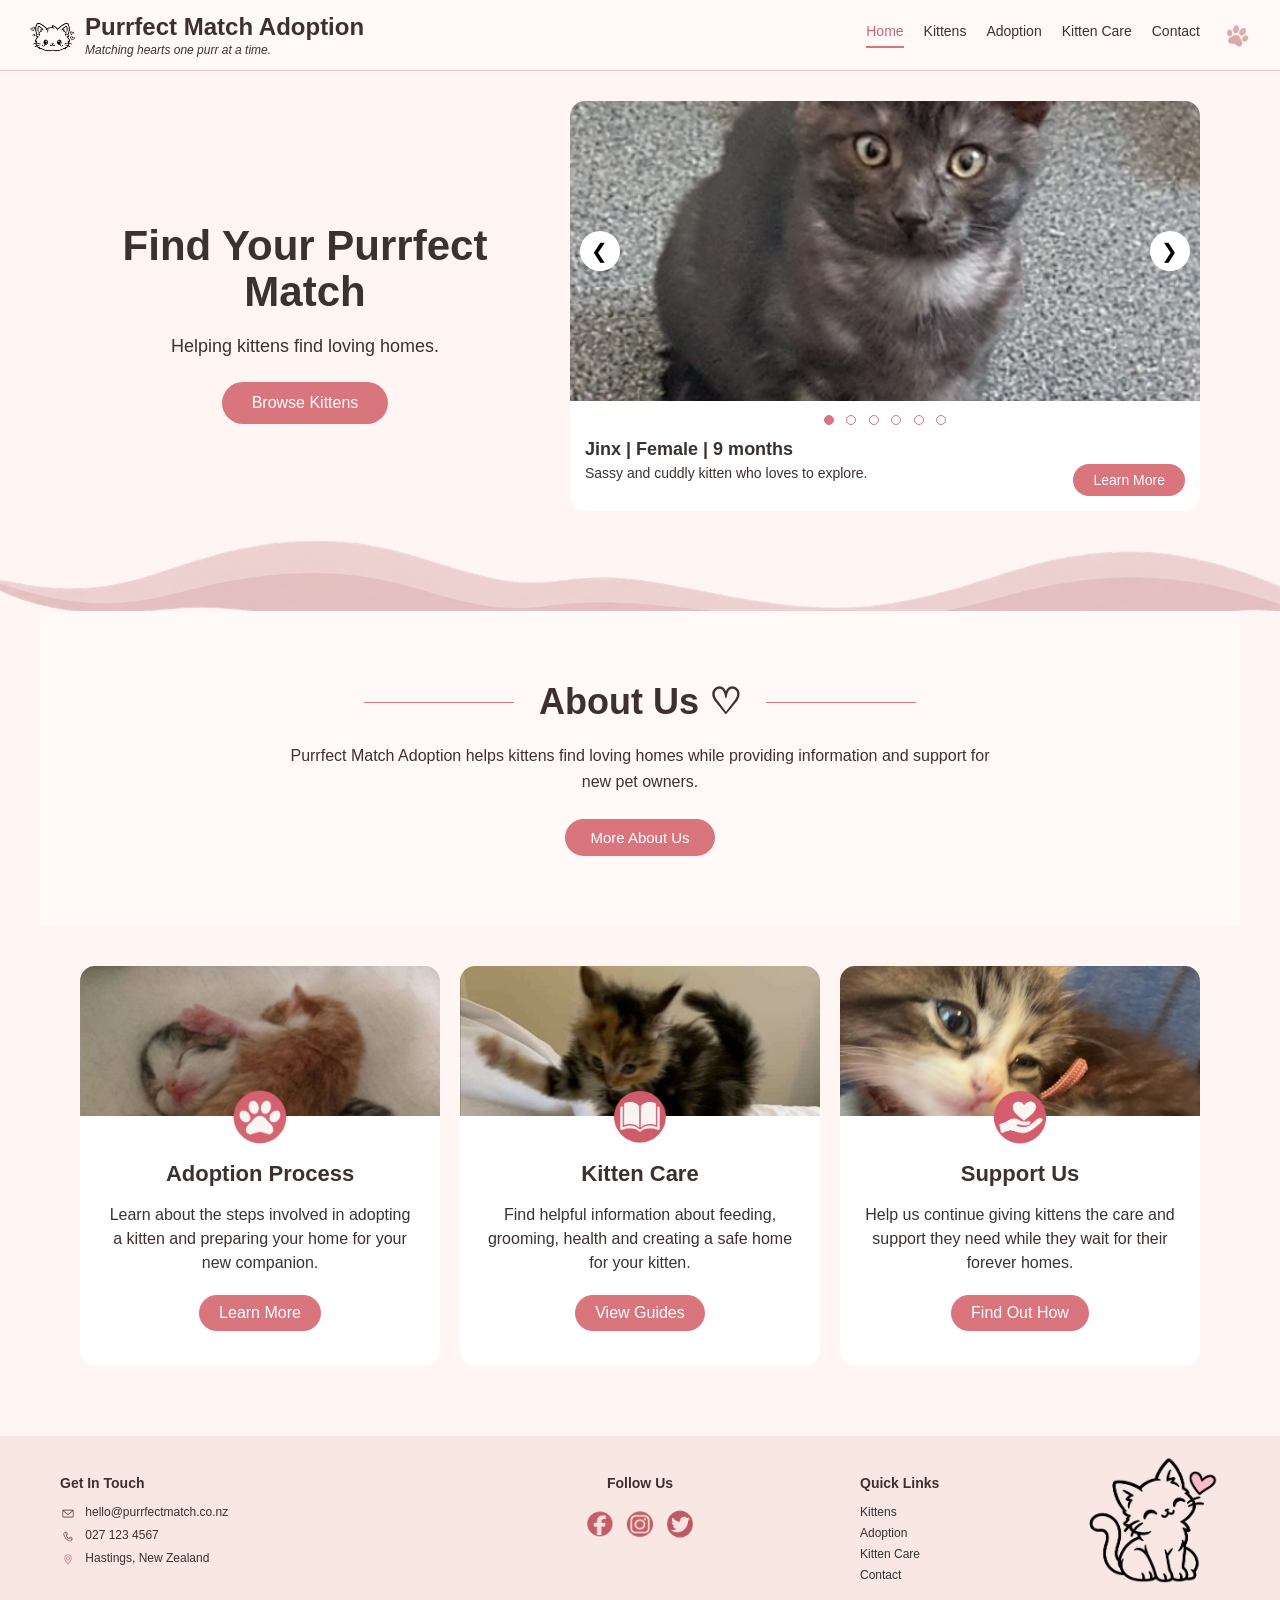
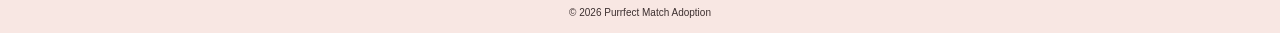
<file: index.html>
<!DOCTYPE html>
<html lang="en">
<head>
    <meta charset="UTF-8">
    <meta name="viewport" content="width=device-width, initial-scale=1.0">
    <title>Purrfect Match Adoption</title>
    <link rel="stylesheet" href="css/style.css">
</head>
<body>
   
<!-- Header & Nav -->    
<div class="topBar">

    <header>
        <img src="media/cat logo.png" alt="Logo">

        <div>
        <h1>Purrfect Match Adoption</h1>
        <p>Matching hearts one purr at a time.</p>
        </div>
    </header>

    <nav>
        <a href="index.html" class="active">Home</a>
        <a href="kittens.html">Kittens</a>
        <a href="adoption.html">Adoption</a>
        <a href="kittenCare.html">Kitten Care</a>
        <a href="contact.html">Contact</a>

         <img class="navPaw" src="media/paw sticker.jpg" alt="Paw">
    </nav>

</div>



<!-- Intro -->
<main>
<div class="homeIntro">




<!-- Intro Text -->
    <section class="homeIntroText">
        <h2>Find Your Purrfect Match</h2>
        <p>Helping kittens find loving homes.</p>
        <a href="kittens.html">Browse Kittens</a>
    </section>

    <!-- Featured Kitten / Img carousel -->
    <section class="kittenCard">

        <!-- Prev button -->
        <div class="carousel">
            <button class="prev">&#10094;</button>

            <!-- Kitten Image -->
            <img id="carouselImage" src="media/jinx.jpg" alt="Jinx">

            <!-- Next button -->
            <button class="next">&#10095;</button>
        </div>

        <!-- dots -->
         <div class="carouselDots">
            <span class="dot active"></span>
            <span class="dot"></span>
            <span class="dot"></span>
            <span class="dot"></span>
            <span class="dot"></span>
            <span class="dot"></span>
         </div>

        <h3>Jinx | Female | 9 months</h3>
        <p>Sassy and cuddly kitten who loves to explore.</p>
        <a href="adoption.html" class="learnMore">Learn More</a>

    </section>

</div>

<!-- wavy divider -->
 <img class="waveDivider" src="media/wavy.jpg" alt="wavy">

    <!-- About us section -->
    <section class="aboutUs">

    <h2>About Us ♡</h2>

    <p>
        Purrfect Match Adoption helps kittens find loving homes
        while providing information and support for new pet owners.
    </p>

    <a href="contact.html">More About Us</a>

</section>

<!-- Info cards section -->
<div class="infoCards">

    <!-- info cards sections -->
    <section class="infoCard">

        <img class="cardCat" src="media/me__ow.jpg" alt="me+ow">

        <img src="media/paw.jpg" alt="Paw print icon">


      
        <!-- adoption process card -->
        <h3>Adoption Process</h3>
        <p>
            Learn about the steps involved in adopting a kitten
            and preparing your home for your new companion.
        </p>
        <a href="adoption.html">Learn More</a>
    </section>


    <!-- Kitten care card -->
    <section class="infoCard">

        <img class="cardCat" src="media/spooky.jpg" alt="spooky">

        <img src="media/book.jpg" alt="Open book icon">

        <h3>Kitten Care</h3>
        <p>
            Find helpful information about feeding, grooming,
            health and creating a safe home for your kitten.
        </p>
        <a href="kittenCare.html">View Guides</a>
    </section>

    <!-- support us card -->
    <section class="infoCard">

        <img class="cardCat" src="media/small.jpg" alt="Small">

        <img src="media/help.jpg" alt="Help Icon">

        <h3>Support Us</h3>
        <p>
            Help us continue giving kittens the care and support
            they need while they wait for their forever homes.
        </p>
        <a href="contact.html">Find Out How</a>
    </section>

</div>

</main>

<!-- footer -->
<footer>

    <div class="footerContent">

        <!-- contact info -->
        <section class="footerSection">
            <h3>Get In Touch</h3>

            <p>
                <img src="media/email.jpg" alt="email">
                hello@purrfectmatch.co.nz</p>

            <p>
                <img src="media/phone.jpg" alt="phone">
                027 123 4567</p>

            <p>
                <img src="media/location.jpg" alt="location">
                Hastings, New Zealand</p>
        </section>

<!-- Social media links -->
<section class="footerSection">
    <h3>Follow Us</h3>

    <div class="socialIcons">
        <div>
            <a href="https://www.facebook.com/" target="_blank">
            <img src="media/fb.jpg" alt="Facebook">
           </a>
        </div>

        <div>
            <a href="https://www.instagram.com/" target="_blank">
            <img src="media/insta.jpg" alt="Instagram">
            </a>
        </div>

        <div>
            <a href="https://twitter.com/" target="_blank">
            <img src="media/twitter.jpg" alt="Twitter">
            </a>
        </div>
    </div>
</section>

            
        </section>

        <!-- quick links -->
        <div class="footerSection quickLinks">
            <h3>Quick Links</h3>
            <p><a href="kittens.html">Kittens</a></p>
            <p><a href="adoption.html">Adoption</a></p>
            <p><a href="kittenCare.html">Kitten Care</a></p>
            <p><a href="contact.html">Contact</a></p>

            <!-- footer cat decor -->
             <img class="footerCat" src="media/catSticker.jpg" alt="Cat Sticker">
        </div>

        <!-- copyright -->
        <div class="copyright">
            <p>&copy; 2026 Purrfect Match Adoption</p>
        </div>

    </div>

</footer>


<!-- javascript -->
<script src="javascript/script.js"></script>
</file>
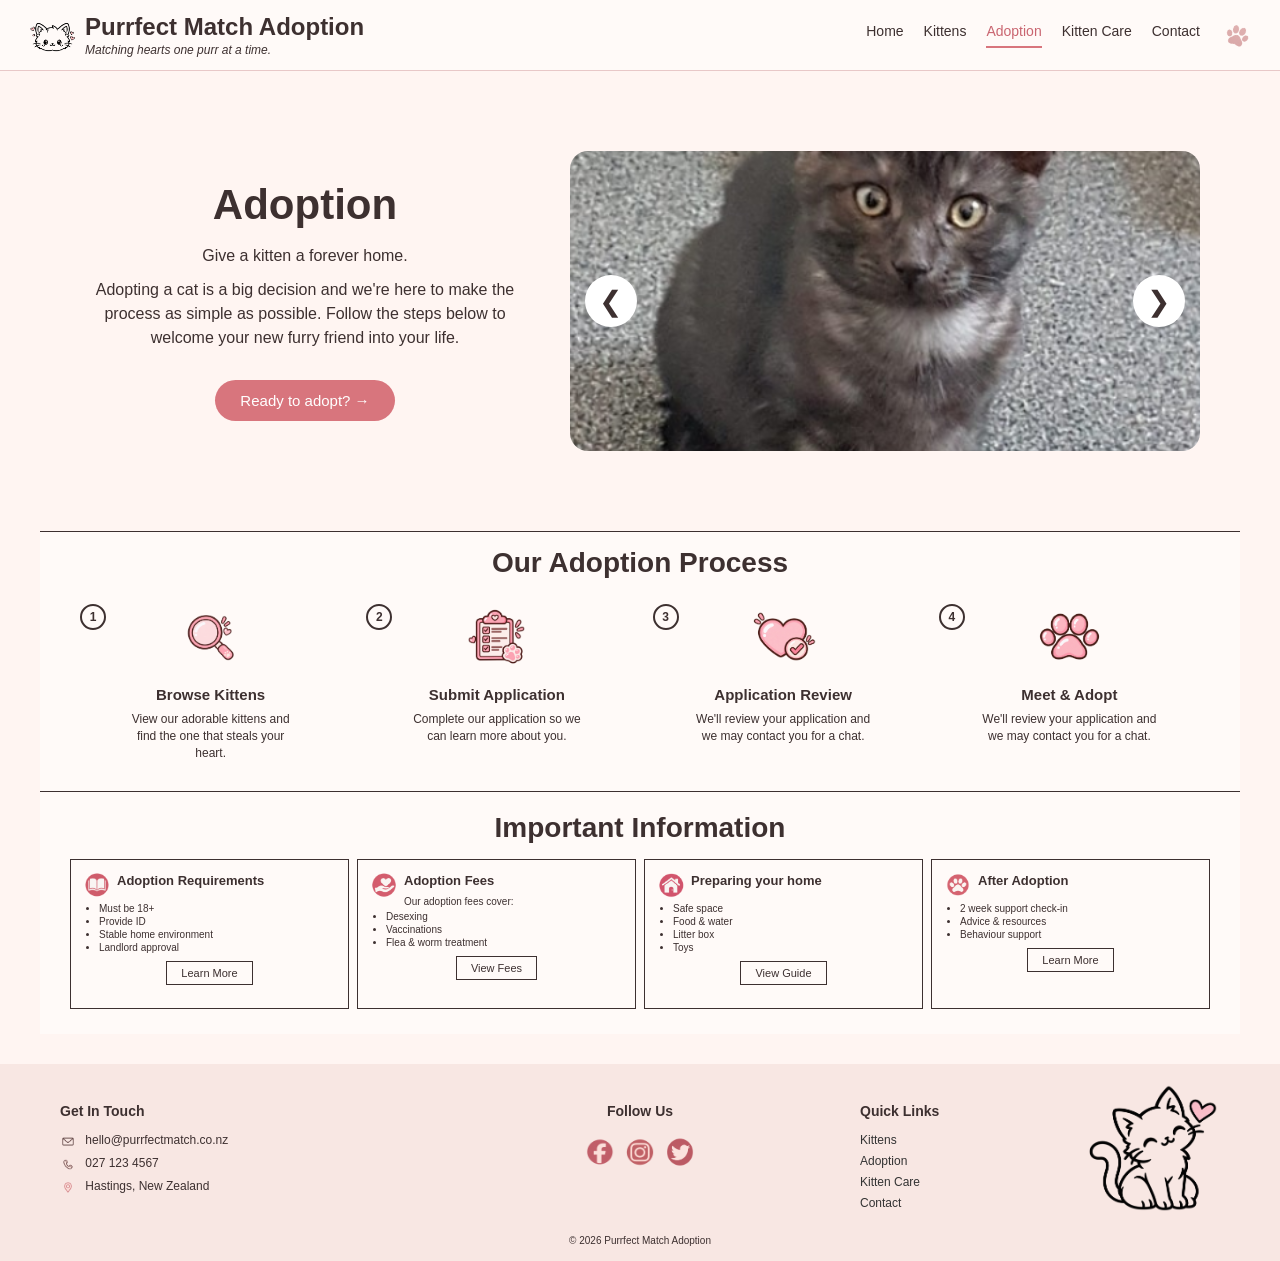
<file: adoption.html>
<!DOCTYPE html>
<html lang="en">
<head>
    <meta charset="UTF-8">
    <meta name="viewport" content="width=device-width, initial-scale=1.0">
    <title>Purrfect Match Adoption</title>
    <link rel="stylesheet" href="css/style.css">
</head>
<body>
   
<!-- Header & Nav -->    
<div class="topBar">

    <header>
        <img src="media/cat logo.png" alt="Logo">

        <div>
        <h1>Purrfect Match Adoption</h1>
        <p>Matching hearts one purr at a time.</p>
        </div>
    </header>

    <nav>
        <a href="index.html">Home</a>
        <a href="kittens.html">Kittens</a>
        <a href="adoption.html"class="active">Adoption</a>
        <a href="kittenCare.html">Kitten Care</a>
        <a href="contact.html">Contact</a>

         <img class="navPaw" src="media/paw sticker.jpg" alt="Paw">
    </nav>

</div>

<main>

<!-- Adoption hero -->
<section class="adoptionHero">

    <div class="adoptionHeroText">
        <h2>Adoption</h2>

        <p>
            Give a kitten a forever home.
        </p>

        <p>
            Adopting a cat is a big decision and we're here to make
            the process as simple as possible. Follow the steps below
            to welcome your new furry friend into your life.
        </p>

        <a href="#adoptionProcess">Ready to adopt? →</a>
    </div>

<!-- Featured Kitten / Image Carousel -->
<section class="adoptionKittenCard">

    <div class="adoptionCarousel">

        <button class="adoptionPrev">&#10094;</button>

        <img id="adoptionCarouselImage" src="media/jinx.jpg" alt="Jinx">

        <button class="adoptionNext">&#10095;</button>

    </div>

</section>

</section>

<!-- Adoption process -->
<section class="adoptionProcess" id="adoptionProcess">

    <h2>Our Adoption Process</h2>

    <div class="processSteps">

        <div class="processStep">
            <span class="stepNumber">1</span>
            <img src="media/search.jpg" alt="Search icon">
            <h3>Browse Kittens</h3>
            <p>
                View our adorable kittens and find the one that steals your heart.
            </p>
        </div>

        <div class="processStep">
            <span class="stepNumber">2</span>
            <img src="media/application.jpg" alt="Application form icon">
            <h3>Submit Application</h3>
            <p>
                Complete our application so we can learn more about you.
            </p>
        </div>

        <div class="processStep">
            <span class="stepNumber">3</span>
            <img src="media/review.jpg" alt="Application review icon">
            <h3>Application Review</h3>
            <p>
                We'll review your application and we may contact you for a chat.
            </p>
        </div>

        <div class="processStep">
            <span class="stepNumber">4</span>
            <img src="media/paw2.jpg" alt="Paw print icon">
            <h3>Meet & Adopt</h3>
            <p>
                We'll review your application and we may contact you for a chat.
            </p>
        </div>

    </div>

</section>

<!-- Important information -->
<section class="importantInfo">

    <h2>Important Information</h2>

    <div class="importantCards">

        <div class="importantCard">
            <img src="media/book.jpg" alt="Adoption requirements icon">
            <h3>Adoption Requirements</h3>
            <ul>
                <li>Must be 18+</li>
                <li>Provide ID</li>
                <li>Stable home environment</li>
                <li>Landlord approval</li>
            </ul>
            <a href="#">Learn More</a>
        </div>

        <div class="importantCard">
            <img src="media/help.jpg" alt="Adoption fees icon">
            <h3>Adoption Fees</h3>
            <p>Our adoption fees cover:</p>
            <ul>
                <li>Desexing</li>
                <li>Vaccinations</li>
                <li>Flea &amp; worm treatment</li>
            </ul>
            <a href="#">View Fees</a>
        </div>

        <div class="importantCard">
            <img src="media/Home.jpg" alt="Preparing your home icon">
            <h3>Preparing your home</h3>
            <ul>
                <li>Safe space</li>
                <li>Food &amp; water</li>
                <li>Litter box</li>
                <li>Toys</li>
            </ul>
            <a href="kittenCare.html">View Guide</a>
        </div>

        <div class="importantCard">
            <img src="media/paw.jpg" alt="After adoption icon">
            <h3>After Adoption</h3>
            <ul>
                <li>2 week support check-in</li>
                <li>Advice &amp; resources</li>
                <li>Behaviour support</li>
            </ul>
            <a href="contact.html">Learn More</a>
        </div>

    </div>

</section>

</main>

<!-- footer -->
<footer>

    <div class="footerContent">

        <!-- contact info -->
        <section class="footerSection">
            <h3>Get In Touch</h3>

            <p>
                <img src="media/email.jpg" alt="email">
                hello@purrfectmatch.co.nz</p>

            <p>
                <img src="media/phone.jpg" alt="phone">
                027 123 4567</p>

            <p>
                <img src="media/location.jpg" alt="location">
                Hastings, New Zealand</p>
        </section>

<!-- Social media links -->
<section class="footerSection">
    <h3>Follow Us</h3>

    <div class="socialIcons">
        <div>
            <a href="https://www.facebook.com/" target="_blank">
            <img src="media/fb.jpg" alt="Facebook">
           </a>
        </div>

        <div>
            <a href="https://www.instagram.com/" target="_blank">
            <img src="media/insta.jpg" alt="Instagram">
            </a>
        </div>

        <div>
            <a href="https://twitter.com/" target="_blank">
            <img src="media/twitter.jpg" alt="Twitter">
            </a>
        </div>
    </div>
</section>

            
        </section>

        <!-- quick links -->
        <div class="footerSection quickLinks">
            <h3>Quick Links</h3>
            <p><a href="kittens.html">Kittens</a></p>
            <p><a href="adoption.html">Adoption</a></p>
            <p><a href="kittenCare.html">Kitten Care</a></p>
            <p><a href="contact.html">Contact</a></p>

            <!-- footer cat decor -->
             <img class="footerCat" src="media/catSticker.jpg" alt="Cat Sticker">
        </div>

        <!-- copyright -->
        <div class="copyright">
            <p>&copy; 2026 Purrfect Match Adoption</p>
        </div>

    </div>

</footer>


<!-- javascript -->
<script src="javascript/script.js"></script>
</file>
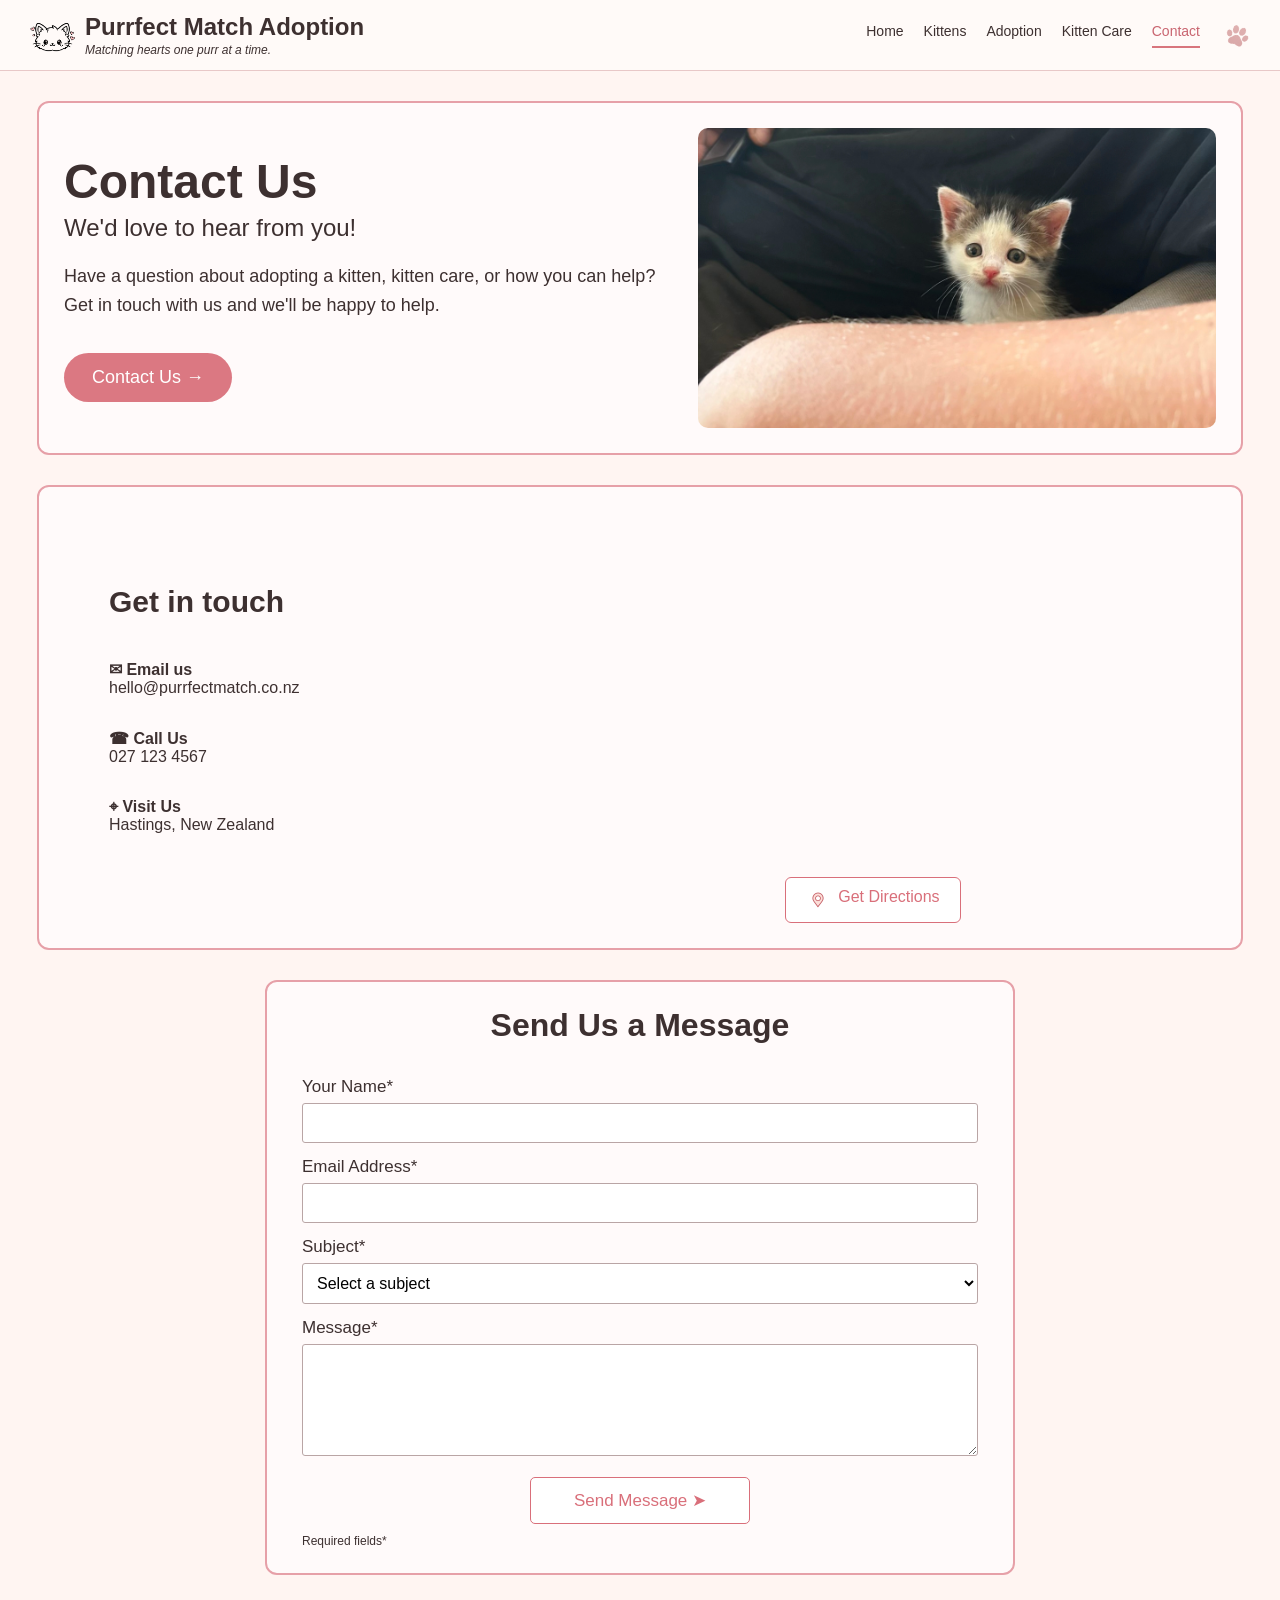
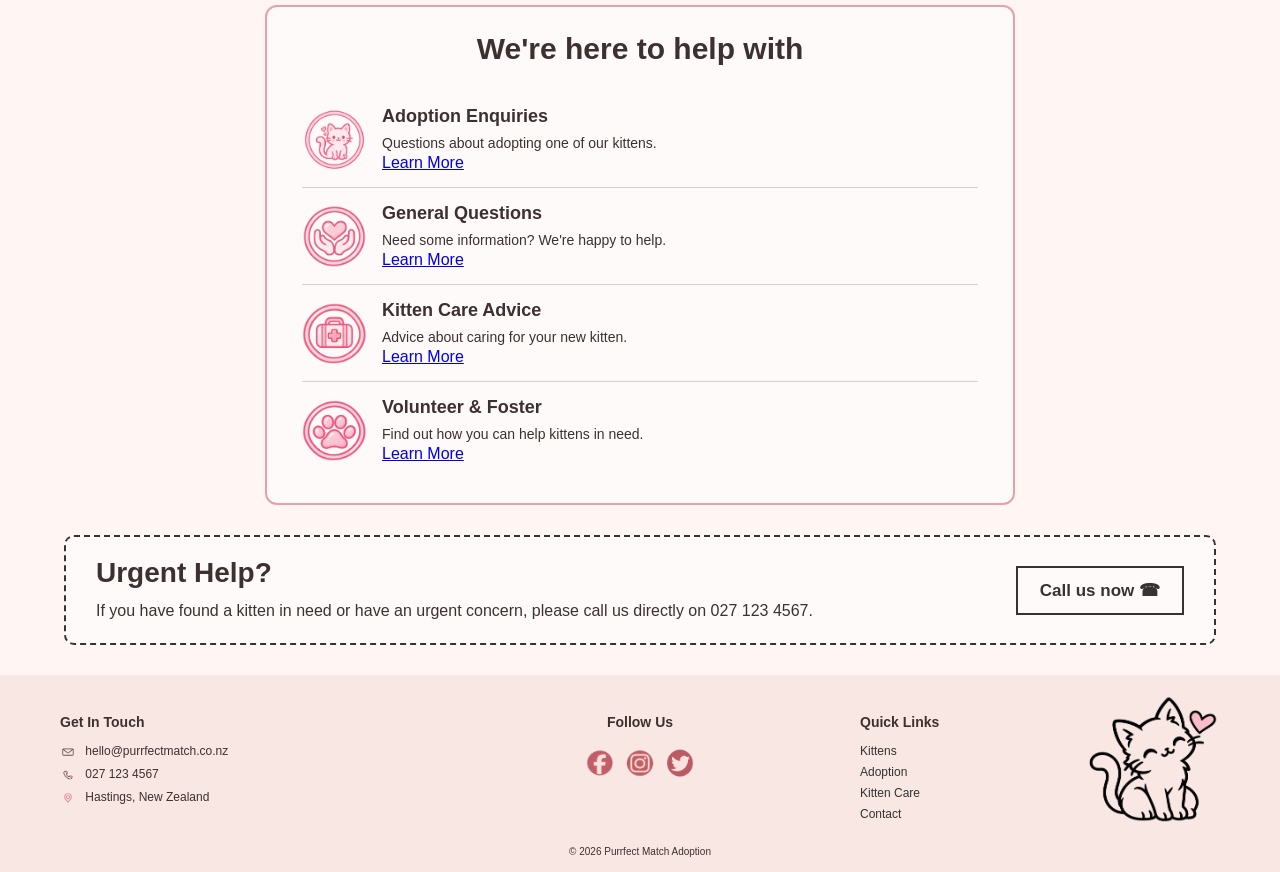
<file: contact.html>
<!DOCTYPE html>
<html lang="en">
<head>
    <meta charset="UTF-8">
    <meta name="viewport" content="width=device-width, initial-scale=1.0">
    <title>Purrfect Match Adoption</title>
    <link rel="stylesheet" href="css/style.css">
</head>
<body>
   
<!-- Header & Nav -->    
<div class="topBar">

    <header>
        <img src="media/cat logo.png" alt="Logo">

        <div>
        <h1>Purrfect Match Adoption</h1>
        <p>Matching hearts one purr at a time.</p>
        </div>
    </header>

    <nav>
        <a href="index.html">Home</a>
        <a href="kittens.html">Kittens</a>
        <a href="adoption.html">Adoption</a>
        <a href="kittenCare.html">Kitten Care</a>
        <a href="contact.html"class="active">Contact</a>

         <img class="navPaw" src="media/paw sticker.jpg" alt="Paw">
    </nav>

</div>

<!-- Contact Intro -->
<section class="contactIntro">

    <div class="contactIntroText">
        <h2>Contact Us</h2>

        <h3>We'd love to hear from you!</h3>

        <p>
            Have a question about adopting a kitten, kitten care,
            or how you can help? Get in touch with us and we'll
            be happy to help.
        </p>

         <a href="#contactDetails" class="contactIntroButton">
    Contact Us →
</a>
    </div>

    <img src="media/french_fry.jpg" alt="Kittens cuddling">

    

</section>



    <!-- Get in touch -->
    <section class="contactDetails" id="contactDetails">

        <div class="getInTouch">

            <h2>Get in touch</h2>

            <p>
                <strong>✉ Email us</strong><br>
                hello@purrfectmatch.co.nz
            </p>

            <p>
                <strong>☎ Call Us</strong><br>
                027 123 4567
            </p>

            <p>
                <strong>⌖ Visit Us</strong><br>
                Hastings, New Zealand
            </p>

        </div>


<!-- Map -->
<div class="contactMap">

    <iframe
        src="https://maps.google.com/maps?q=Hastings%2C%20New%20Zealand&output=embed"
        title="Map of Hastings, New Zealand"
        loading="lazy">
    </iframe>

    <a href="https://www.google.com/maps/search/?api=1&query=Hastings%2C+New+Zealand"
       target="_blank"
       class="directionsButton">
        <img src="media/location.jpg" alt="">
        Get Directions
    </a>

</div>

</section> 


<!-- Message + help -->
<section class="contactBottom">

        <!-- Send us a message -->
        <div class="messageForm">

            <h2>Send Us a Message</h2>

            <form>

                <label for="name">Your Name*</label>
                <input type="text" id="name" required>

                <label for="email">Email Address*</label>
                <input type="email" id="email" required>

                <label for="subject">Subject*</label>
                <select id="subject" required>
                    <option value="">Select a subject</option>
                    <option>Adoption Enquiries</option>
                    <option>General Questions</option>
                    <option>Kitten Care Advice</option>
                    <option>Volunteer & Foster</option>
                </select>

                <label for="message">Message*</label>
                <textarea id="message" rows="5" required></textarea>

                <button type="submit">Send Message ➤</button>

            </form>

            <small>Required fields*</small>

        </div>


        <!-- Help categories -->
        <div class="helpCategories">

            <h2>We're here to help with</h2>

            <div class="helpItem">
                <img src="media/kitten.jpg" alt="kittenAdopt">
                <div>
                    <h3>Adoption Enquiries</h3>
                    <p>Questions about adopting one of our kittens.</p>
                    <a href="adoption.html" class="helpLearnMore">Learn More</a>
                </div>
            </div>

            <div class="helpItem">
                <img src="media/help2.jpg" alt="help2">
                <div>
                    <h3>General Questions</h3>
                    <p>Need some information? We're happy to help.</p>
                    <a href="contact.html" class="helpLearnMore">Learn More</a>
                </div>
            </div>

            <div class="helpItem">
                <img src="media/care.jpg" alt="carelogo">
                <div>
                    <h3>Kitten Care Advice</h3>
                    <p>Advice about caring for your new kitten.</p>
                    <a href="kittenCare.html" class="helpLearnMore">Learn More</a>
                </div>
            </div>

            <div class="helpItem">
                <img src="media/pawlogo.jpg" alt="pawlogo">
                <div>
                    <h3>Volunteer & Foster</h3>
                    <p>Find out how you can help kittens in need.</p>
                    <a href="contact.html" class="helpLearnMore">Learn More</a>
                </div>
            </div>

        </div>

    </section>


    <!-- Urgent help -->
    <section class="urgentHelp">

        <div>
            <h2>Urgent Help?</h2>
            <p>
                If you have found a kitten in need or have an urgent concern,
                please call us directly on 027 123 4567.
            </p>
        </div>

        <a href="tel:0271234567">Call us now ☎</a>

    </section>

</main>












<!-- footer -->
<footer>

    <div class="footerContent">

        <!-- contact info -->
        <section class="footerSection">
            <h3>Get In Touch</h3>

            <p>
                <img src="media/email.jpg" alt="email">
                hello@purrfectmatch.co.nz</p>

            <p>
                <img src="media/phone.jpg" alt="phone">
                027 123 4567</p>

            <p>
                <img src="media/location.jpg" alt="location">
                Hastings, New Zealand</p>
        </section>

<!-- Social media links -->
<section class="footerSection">
    <h3>Follow Us</h3>

    <div class="socialIcons">
        <div>
            <a href="https://www.facebook.com/" target="_blank">
            <img src="media/fb.jpg" alt="Facebook">
           </a>
        </div>

        <div>
            <a href="https://www.instagram.com/" target="_blank">
            <img src="media/insta.jpg" alt="Instagram">
            </a>
        </div>

        <div>
            <a href="https://twitter.com/" target="_blank">
            <img src="media/twitter.jpg" alt="Twitter">
            </a>
        </div>
    </div>
</section>

            
        </section>

        <!-- quick links -->
        <div class="footerSection quickLinks">
            <h3>Quick Links</h3>
            <p><a href="kittens.html">Kittens</a></p>
            <p><a href="adoption.html">Adoption</a></p>
            <p><a href="kittenCare.html">Kitten Care</a></p>
            <p><a href="contact.html">Contact</a></p>

            <!-- footer cat decor -->
             <img class="footerCat" src="media/catSticker.jpg" alt="Cat Sticker">
        </div>

        <!-- copyright -->
        <div class="copyright">
            <p>&copy; 2026 Purrfect Match Adoption</p>
        </div>

    </div>

</footer>


<!-- javascript -->
<script src="javascript/script.js"></script>
</file>
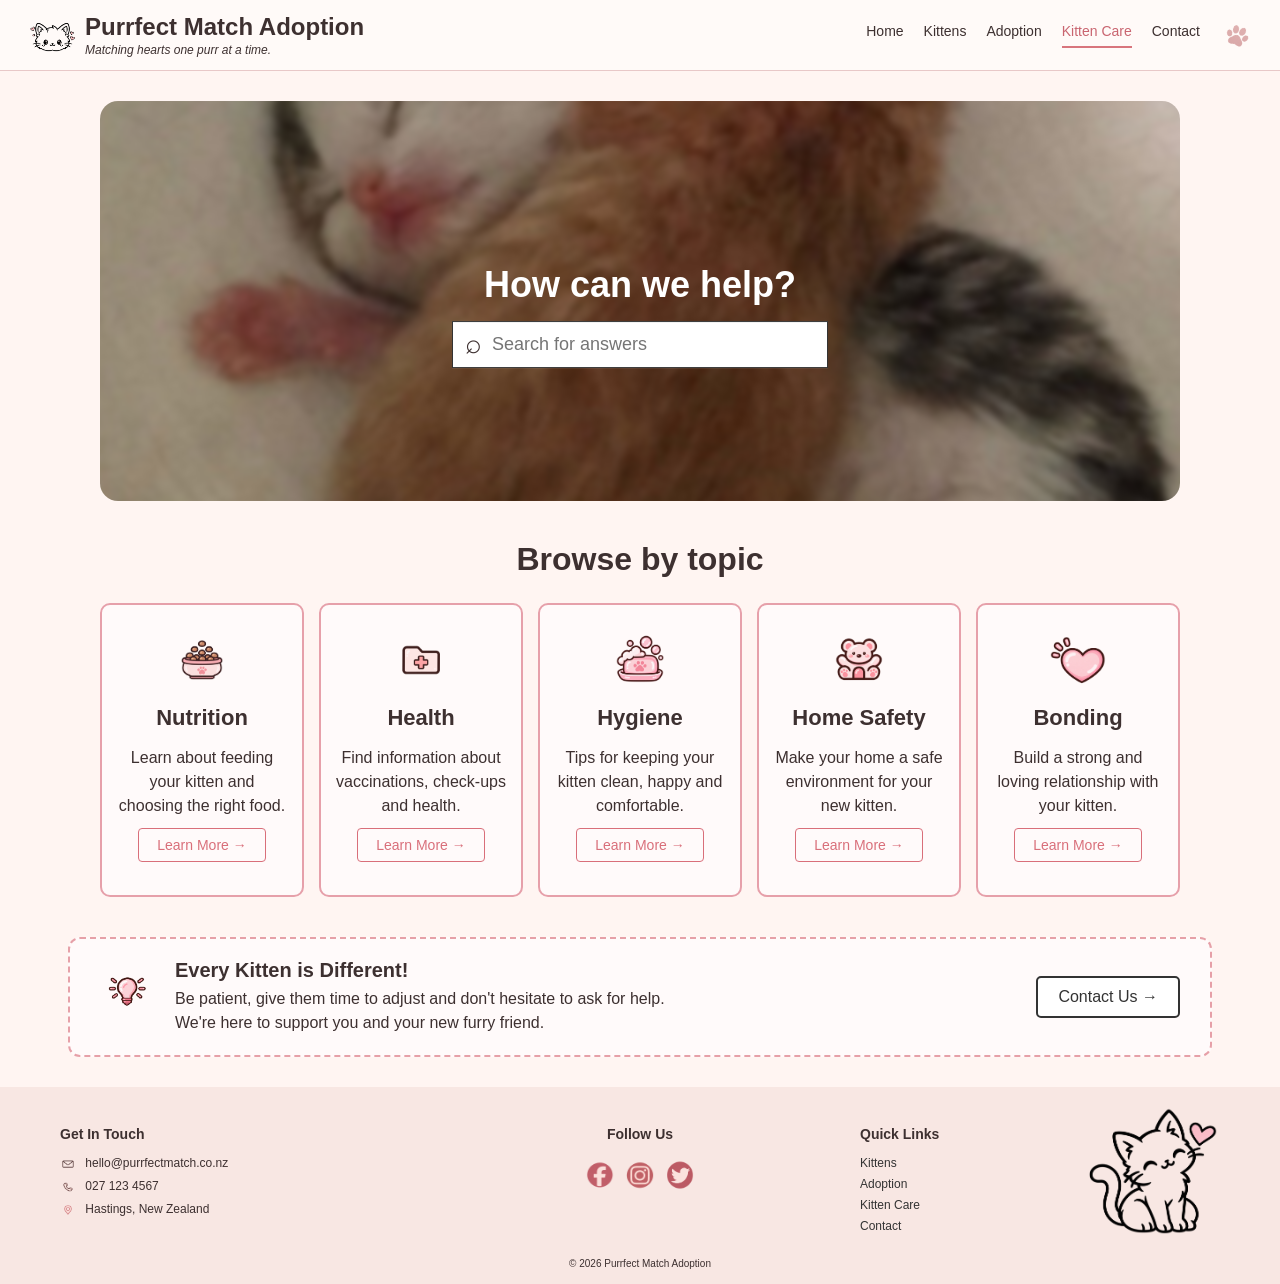
<file: kittenCare.html>
<!DOCTYPE html>
<html lang="en">
<head>
    <meta charset="UTF-8">
    <meta name="viewport" content="width=device-width, initial-scale=1.0">
    <title>Purrfect Match Adoption</title>
    <link rel="stylesheet" href="css/style.css">
</head>
<body>
   
<!-- Header & Nav -->    
<div class="topBar">

    <header>
        <img src="media/cat logo.png" alt="Logo">

        <div>
        <h1>Purrfect Match Adoption</h1>
        <p>Matching hearts one purr at a time.</p>
        </div>
    </header>

    <nav>
        <a href="index.html">Home</a>
        <a href="kittens.html">Kittens</a>
        <a href="adoption.html">Adoption</a>
        <a href="kittenCare.html"class="active">Kitten Care</a>
        <a href="contact.html">Contact</a>

         <img class="navPaw" src="media/paw sticker.jpg" alt="Paw">
    </nav>

</div>

<main>

<!-- Kitten Care Intro -->
<section class="careHero">

    <img src="media/me__ow.jpg" alt="Kittens">

    <div class="careSearch">
        <h2>How can we help?</h2>

        <div class="searchBar">
            <span>⌕</span>
            <input type="text" placeholder="Search for answers">
        </div>
    </div>

</section>


<!-- Care topics sections -->
<section class="careTopics">

    <h2>Browse by topic</h2>

    <div class="topicCards">

        <div class="topicCard">
            <img src="media/food.jpg" alt="Nutrition">
            <h3>Nutrition</h3>
            <p>Learn about feeding your kitten and choosing the right food.</p>
            <a href="#" class="learnMore">Learn More →</a>
        </div>

        <div class="topicCard">
            <img src="media/health.jpg" alt="Health">
            <h3>Health</h3>
            <p>Find information about vaccinations, check-ups and health.</p>
            <a href="#" class="learnMore">Learn More →</a>
        </div>

        <div class="topicCard">
            <img src="media/hygiene.jpg" alt="Hygiene">
            <h3>Hygiene</h3>
            <p>Tips for keeping your kitten clean, happy and comfortable.</p>
            <a href="#" class="learnMore">Learn More →</a>
        </div>

        <div class="topicCard">
            <img src="media/safety.jpg" alt="Home Safety">
            <h3>Home Safety</h3>
            <p>Make your home a safe environment for your new kitten.</p>
            <a href="#" class="learnMore">Learn More →</a>
        </div>

        <div class="topicCard">
            <img src="media/bonding.jpg" alt="Bonding">
            <h3>Bonding</h3>
            <p>Build a strong and loving relationship with your kitten.</p>
            <a href="#" class="learnMore">Learn More →</a>
        </div>

    </div>

</section>

<!-- Support section -->
<section class="careSupport">

    <div class="supportIcon">
        <img src="media/icon.jpg" alt="Light">
    </div>

    <div class="supportText">
        <h3>Every Kitten is Different!</h3>
        <p>
            Be patient, give them time to adjust and don't hesitate to ask for help.
            <br>
            We're here to support you and your new furry friend.
        </p>
    </div>

    <a href="contact.html" class="supportButton">
        Contact Us →
    </a>

</section>

</main>

<!-- footer -->
<footer>

    <div class="footerContent">

        <!-- contact info -->
        <section class="footerSection">
            <h3>Get In Touch</h3>

            <p>
                <img src="media/email.jpg" alt="email">
                hello@purrfectmatch.co.nz</p>

            <p>
                <img src="media/phone.jpg" alt="phone">
                027 123 4567</p>

            <p>
                <img src="media/location.jpg" alt="location">
                Hastings, New Zealand</p>
        </section>

<!-- Social media links -->
<section class="footerSection">
    <h3>Follow Us</h3>

    <div class="socialIcons">
        <div>
            <a href="https://www.facebook.com/" target="_blank">
            <img src="media/fb.jpg" alt="Facebook">
           </a>
        </div>

        <div>
            <a href="https://www.instagram.com/" target="_blank">
            <img src="media/insta.jpg" alt="Instagram">
            </a>
        </div>

        <div>
            <a href="https://twitter.com/" target="_blank">
            <img src="media/twitter.jpg" alt="Twitter">
            </a>
        </div>
    </div>
</section>

            
        </section>

        <!-- quick links -->
        <div class="footerSection quickLinks">
            <h3>Quick Links</h3>
            <p><a href="kittens.html">Kittens</a></p>
            <p><a href="adoption.html">Adoption</a></p>
            <p><a href="kittenCare.html">Kitten Care</a></p>
            <p><a href="contact.html">Contact</a></p>

            <!-- footer cat decor -->
             <img class="footerCat" src="media/catSticker.jpg" alt="Cat Sticker">
        </div>

        <!-- copyright -->
        <div class="copyright">
            <p>&copy; 2026 Purrfect Match Adoption</p>
        </div>

    </div>

</footer>


<!-- javascript -->
<script src="javascript/script.js"></script>
</file>
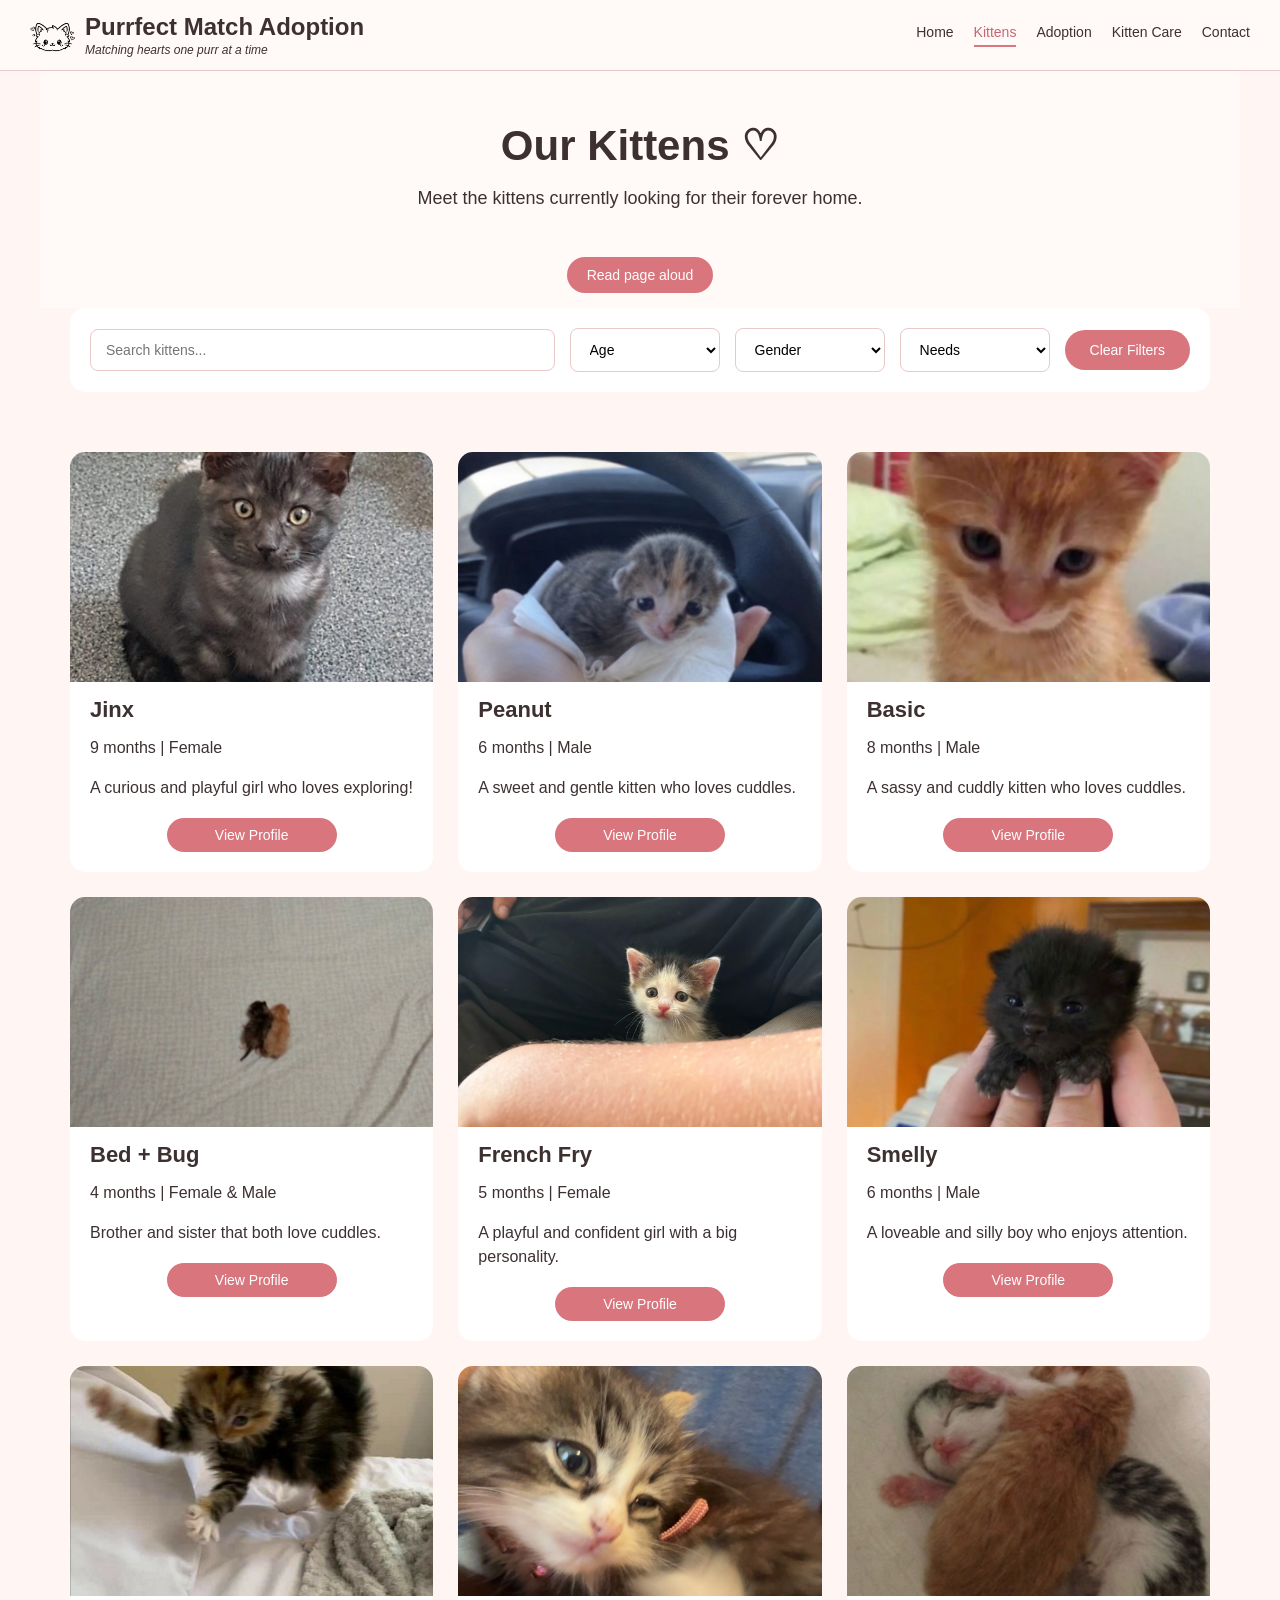
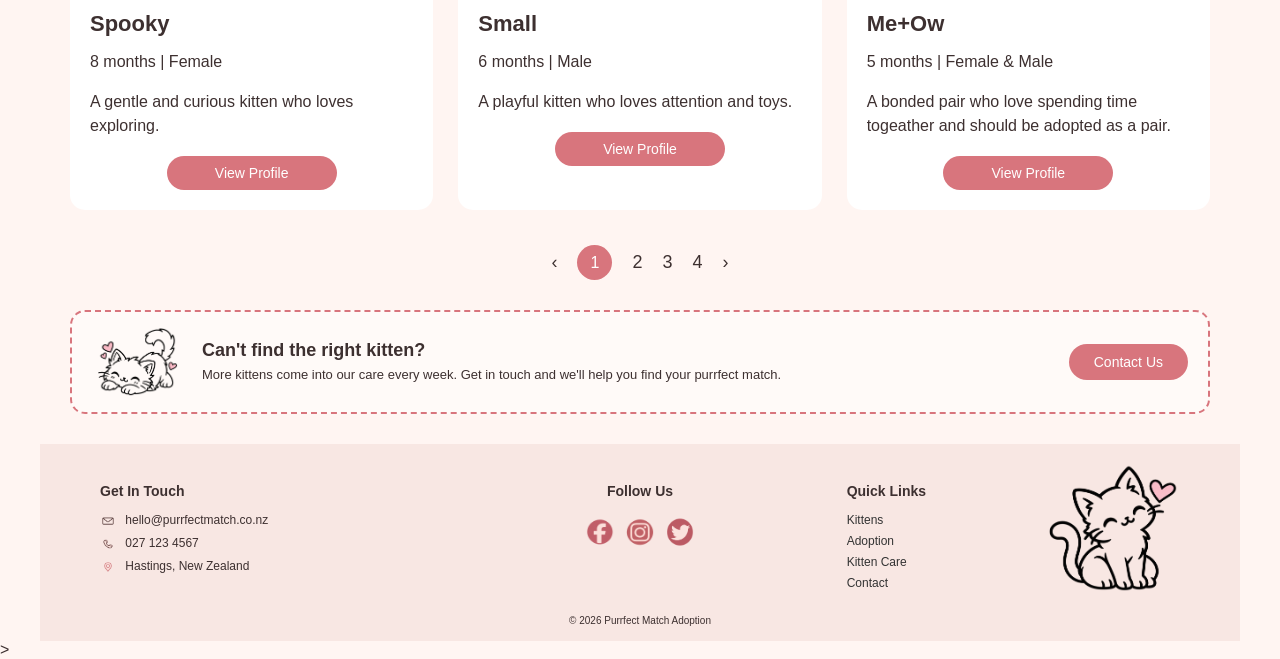
<file: kittens.html>
<!DOCTYPE html>
<html lang="en">
<head>
    <meta charset="UTF-8">
    <meta name="viewport" content="width=device-width, initial-scale=1.0">
    <title>Our Kittens - Purrfect Match Adoption</title>

<link rel="stylesheet" href="css/style.css">



</head>
<body>

<div class="topBar">  
  
    <header>
        <img src="media/cat logo.png" alt="logo">
        <div>
<h1>Purrfect Match Adoption</h1>
<p>Matching hearts one purr at a time</p> 
        </div>
</header>

<nav>
    <a href="index.html">Home</a>
    <a href="kittens.html" class="active">Kittens</a>
        <a href="adoption.html">Adoption</a>
        <a href="kittenCare.html">Kitten Care</a>
        <a href="contact.html">Contact</a>
</nav>


</div>

<main>

    <!-- kittens page heading -->
     <section class="kittenHeading"> 
<h2>Our Kittens ♡</h2>
<p>Meet the kittens currently looking for their forever home.</p>
</section>

<!-- Text to speech -->
 <div class="readAloud">
    <button id="readAloud">Read page aloud</button>
 </div>

<!-- search and filter -->
 <section class="kittenFilters">
    <input type="text" id="kittenSearch" placeholder="Search kittens...">

    <select id="ageFilter">
        <option>Age</option>
        <option>Under 8 months</option>
        <option>8-12 months</option>
        <option>1 year+</option>
    </select>

    <select id="genderFilter">
        <option>Gender</option>
        <option>Female</option>
        <option>Male</option>
    </select>

    <select id="needsFilter">
        <option>Needs</option>
        <option>Special Care</option>
        <option>No special care</option>
    </select>

    <button id="clearFilters">Clear Filters</button>

 </section>



<!--Kittens-->
<div class="kittenList">

<!-- Jinx-->
<section class="kittenCard">

    <div class="kittenImage">
        <img src="media/jinx.jpg" alt="Jinx">
    </div>

    <h3>Jinx</h3>

    <p class="kittenDetails">9 months | Female</p>

    <p>
        A curious and playful girl who loves exploring!
    </p>

    <a href="adoption.html">View Profile</a>

</section>




<!-- Peanut -->
<section class="kittenCard">

    <div class="kittenImage">
        <img src="media/peanut.jpg" alt="Peanut">
    </div>

    <h3>Peanut</h3>

    <p class="kittenDetails">6 months | Male</p>

    <p>
        A sweet and gentle kitten who loves cuddles.
    </p>

    <a href="adoption.html">View Profile</a>

</section>

<!-- Basic -->
<section class="kittenCard">

    <div class="kittenImage">
        <img src="media/basic.jpg" alt="Basic">
    </div>

    <h3>Basic</h3>

    <p class="kittenDetails">8 months | Male</p>

    <p>
        A sassy and cuddly kitten who loves cuddles.
    </p>

<a href="adoption.html">View Profile</a>
</section>

<!-- bed + bug -->
<section class="kittenCard">

    <div class="kittenImage">
        <img src="media/bed__bug_.jpg" alt="Bed+bug">
    </div>

    <h3>Bed + Bug</h3>

    <p class="kittenDetails">4 months | Female & Male</p>

    <p>
        Brother and sister that both love cuddles.
    </p>

<a href="adoption.html">View Profile</a>
</section>

<!-- Frenchfry -->
<section class="kittenCard">

    <div class="kittenImage">
        <img src="media/french_fry.jpg" alt="Frenchfry">
    </div>

    <h3>French Fry</h3>

    <p class="kittenDetails">5 months | Female</p>

    <p>
        A playful and confident girl with a big personality.
    </p>

<a href="adoption.html">View Profile</a>
</section>

<!-- smelly -->
<section class="kittenCard">

    <div class="kittenImage">
        <img src="media/smelly.jpg" alt="Smelly">
    </div>

    <h3>Smelly</h3>

    <p class="kittenDetails">6 months | Male</p>

    <p>
        A loveable and silly boy who enjoys attention.
    </p>

<a href="adoption.html">View Profile</a>
</section>

<!-- Spooky -->
 <section class="kittenCard">

    <div class="kittenImage">
        <img src="media/spooky.jpg" alt="Spooky">
    </div>

    <h3>Spooky</h3>

    <p class="kittenDetails">8 months | Female</p>

    <p>
        A gentle and curious kitten who loves exploring.
    </p>

<a href="adoption.html">View Profile</a>
</section>

<!--Small -->
<section class="kittenCard">

    <div class="kittenImage">
        <img src="media/small.jpg" alt="small">
    </div>

    <h3>Small</h3>

    <p class="kittenDetails">6 months | Male</p>

    <p>
        A playful kitten who loves attention and toys.
    </p>

<a href="adoption.html">View Profile</a>
</section>

<!--Me + Ow -->
<section class="kittenCard">

    <div class="kittenImage">
        <img src="media/me__ow.jpg" alt="Me+Ow">
    </div>

    <h3>Me+Ow</h3>

    <p class="kittenDetails">5 months | Female & Male</p>

    <p>
        A bonded pair who love spending time togeather and should be adopted as a pair.
    </p>

<a href="adoption.html">View Profile</a>
</section>

<!-- Page navigation links -->
<div class="pagination">
    <a href="#">&lsaquo;</a>
    <a href="#" class="active">1</a>
    <a href="#">2</a>
    <a href="#">3</a>
    <a href="#">4</a>
    <a href="#">&rsaquo;</a>
</div>

</div>

<!-- kitten contact section -->
<section class="kittenContact">
    <img src="media/catSticker2.jpg" alt="Cat">

    <div class="kittenContactText">
        <h3>Can't find the right kitten?</h3>
        <p>
            More kittens come into our care every week. Get in touch and we'll
            help you find your purrfect match.
        </p>
    </div>

    <a href="contact.html">Contact Us</a>
</section>


<!-- footer -->
<footer>

    <div class="footerContent">

        <!-- contact info -->
        <section class="footerSection">
            <h3>Get In Touch</h3>

            <p>
                <img src="media/email.jpg" alt="email">
                hello@purrfectmatch.co.nz</p>

            <p>
                <img src="media/phone.jpg" alt="phone">
                027 123 4567</p>

            <p>
                <img src="media/location.jpg" alt="location">
                Hastings, New Zealand</p>
        </section>

<!-- Social media links -->
<section class="footerSection">
    <h3>Follow Us</h3>

    <div class="socialIcons">
        <div>
            <a href="https://www.facebook.com/" target="_blank">
            <img src="media/fb.jpg" alt="Facebook">
           </a>
        </div>

        <div>
            <a href="https://www.instagram.com/" target="_blank">
            <img src="media/insta.jpg" alt="Instagram">
            </a>
        </div>

        <div>
            <a href="https://twitter.com/" target="_blank">
            <img src="media/twitter.jpg" alt="Twitter">
            </a>
        </div>
    </div>
</section>

            
        </section>

        <!-- quick links -->
        <div class="footerSection quickLinks">
            <h3>Quick Links</h3>
            <p><a href="kittens.html">Kittens</a></p>
            <p><a href="adoption.html">Adoption</a></p>
            <p><a href="kittenCare.html">Kitten Care</a></p>
            <p><a href="contact.html">Contact</a></p>

            <!-- footer cat decor -->
             <img class="footerCat" src="media/catSticker.jpg" alt="Cat Sticker">
        </div>

        <!-- copyright -->
        <div class="copyright">
            <p>&copy; 2026 Purrfect Match Adoption</p>
        </div>

    </div>

</footer>




</main>

 <script src="javascript/script.js"></script>

</body>
</html>>
</file>
<file: css/style.css>
/* general page styling */
body {
    margin: 0;
    font-family: Arial, Helvetica, sans-serif;
    background-color: #fff5f2;
    color: #3d3030;
}

/* Header and nav layout */
.topBar {
    display: flex;
    justify-content: space-between;
    align-items: center;
    padding: 10px 30px;
    background-color: #fffaf8;
    border-bottom: 1px solid #e8c8c8;
}

header {
    padding: 0px;
    display: flex;
    align-items: center;
    gap: 10px;
}

header img {
    width: 45px;
    height: 50px;
    object-fit: contain;
}

header h1 {
    font-size: 24px;
    margin: 0;
}

header p {
    margin: 2px 0 0;
    font-size: 12px;
    font-style: italic;
}

/* nav links */
nav {
    display: flex;
    gap: 20px;
}

nav a {
    color: #3d3030;
    text-decoration: none;
    font-size: 14px;
}

.navPaw {
    width: 25px;    
    height: 25px;
    object-fit: contain;
    transform: rotate(20deg);
    margin-left: 5px;
}

/* main content */
main {
    max-width: 1200px;
    margin: 0 auto;
    background-color: #fff5f2;
}



/* homeIntro Layout */
.homeIntro {
    display: grid;
    grid-template-columns: 1fr 1.4fr;
    align-items: center;
    gap: 40px;
    min-height: 400px;
    padding: 30px 40px;
    background-color: #fff5f2;
    border-bottom: none;
}



/* featured kitten card */
.homeIntro .kittenCard {
    width: 100%;
    min-height: 0;
    padding: 0 0 20px 0;
    position: relative;
    background-color: white;    
    border-radius: 15px;
    overflow: hidden;
}


/* featured kitten image */
.homeIntro .kittenCard img {
    width: 100%;
    padding: 0;
    object-fit: cover;
}

/* kitten card rules */
.kittenList .kittenImage img {
    width: 100%;
    height: 230px;
    object-fit: cover;
    display: block;
}

.kittenList .kittenCard h3 {
    font-size: 22px;
    margin: 15px 20px 5px;
}

.kittenList .kittenCard p {
    margin: 8px 20px;
    line-height: 1.5;
}

/* featured kitten info */
.homeIntro .kittenCard h3 {
    font-size: 18px;
    margin: 10px 15px 5px;
}

.homeIntro .kittenCard p {
    font-size: 14px;
    margin: 0 15px 10px;
}

/* browse kittens button */
.homeIntroText a {
    display: inline-block;
    padding: 12px 30px;
    border: none;
    border-radius: 25px;
    background-color: #d8757d;
    color: white;
    text-decoration: none;
    font-size: 16px;
}

/* text */
.homeIntroText {
    text-align: center;
    justify-self: center;
}

.homeIntroText h2 {
    font-size: 42px;
    line-height: 1.1;
    margin-bottom: 20px;
}

.homeIntroText p {
    font-size: 18px;
    margin-bottom: 25px;
}

/* general kitten img */
.kittenCard img {
    width: 200px;
    height: 200px;
    object-fit: cover;
    display: block;
}

/* kitten list */
.kittenList {
    display: grid;
    grid-template-columns: 1fr 1fr 1fr;
    gap: 25px;
    padding: 30px;
    align-items: stretch;
}

/* kitten cards */ 
.kittenCard {
    background-color: white;
    border-radius: 15px;
    overflow: hidden;
    padding: 0 0 20px;
    position: relative;
    display: flex;
    flex-direction: column;
}



.kittenCard a {
    display: block;
    width: 130px;
    margin: 10px auto 0;
    padding: 9px 20px;
    border-radius: 20px;
    background-color: #d8757d;
    color: white;
    text-decoration: none;
    font-size: 14px;
    text-align: center;
}


/* learn more button */
.kittenCard a.learnMore {
    display: block;
    width: fit-content;
    position: absolute;
    right: 15px;
    bottom: 15px;
    padding: 8px 20px;
    margin: 0;
    border: none;
    border-radius: 20px;
    background-color: #d8757d;
    color: white;   
    text-decoration: none;
    font-size: 14px;
}

/* active nav link*/
nav a.active {
    display: inline-block;
    border-bottom: 2px solid #d8757d;
    padding-bottom: 5px;
    color: #c96570;
}

/* img carousel */
.carousel {
    position: relative;
    width: 100%;
    margin: 0;
}

.carousel img {
    width: 100%;
    height: 300px;
    object-fit: cover;
    display: block;
}

/* carousel arrow buttons */
.carousel button {
    position: absolute;
    top: 50%;
    transform: translateY(-50%);
    z-index: 2;
    border: none;
    border-radius: 50%;
    width: 40px;
    height: 40px;
    background-color: white;
    font-size: 20px;
}

/* dots */
.carouselDots {
    text-align: center;
    margin-top: 10px;
}

.dot {
    display: inline-block;
    width: 8px;
    height: 8px;
    margin: 0 4px;
    border: 1px solid #d8757d;
    border-radius: 50%;
}

.dot.active {
    background-color: #d8757d;
}

.carousel .prev {
    left: 10px;
}

.carousel .next {
    right: 10px;
}

/* wavy */
.waveDivider {
    width: 110%;
    height: 70px;
    object-fit: cover;
    display: block;
    margin-left: -70px;
}

/* kittens page heading */
.kittenHeading {
    text-align: center;
    padding: 50px 20px 30px;
    background-color: #fffaf8;
}

.kittenHeading h2 {
    font-size: 42px;
    margin: 0 0 15px;
}

.kittenHeading p {
    max-width: 700px;
    margin: 0 auto;
    font-size: 18px;
    line-height: 1.5;
}


/* kitten seach and filters */
.kittenFilters {
    display: flex;
    gap: 15px;
    padding: 20px;
    margin: 0 30px 30px;
    background-color: white;
    border-radius: 15px;
    align-items: center;
}

.kittenFilters input,
.kittenFilters select {
    padding: 12px 15px;
    border: 1px solid #e8c8c8;
    border-radius: 8px;
    background-color: white;
    font-size: 14px;
}

.kittenFilters input {
    flex: 1;
}

.kittenFilters select {
    width: 150px;
}

.kittenFilters button {
    padding: 12px 25px;
    border: none;
    border-radius: 20px;
    background-color: #d8757d;
    color: white;
    font-size: 14px;
}

/* read alooud button */
.readAloud {
    text-align: center;
    padding: 15px 0;
    background-color: #fffaf8;
}

.readAloud button {
    padding: 10px 20px;
    border: none;
    border-radius: 20px;
    background-color: #d8757d;
    color: white;
    font-size: 14px;
    cursor: pointer;
}

.readAloud button:hover {
    background-color: #c96570;
}

/* pagination */

.pagination {
    grid-column: 1 / -1;
    display: flex;
    justify-content: center;
    align-items: center;
    gap: 20px;
    margin-top: 10px;
}

.pagination a {
    color: #3d3030;
    text-decoration: none;
    font-size: 18px;
}

.pagination a.active {
    display: flex;
    align-items: center;
    justify-content: center;
    width: 35px;
    height: 35px;
    border-radius: 50%;
    background-color: #d8757d;
    color: white;
    font-size: 16px;
}

/* kitten contact section */
.kittenContact {
    display: flex;
    align-items: center;
    gap: 20px;
    margin: 0 30px 30px;
    padding: 15px 20px;
    border: 2px dashed #d8757d;
    border-radius: 15px;
    background-color: #fffaf8;
}

.kittenContact > img {
    width: 90px;
    height: 70px;
    object-fit: contain;
}

.kittenContactText {
    flex: 1;
}

.kittenContactText h3 {
    margin: 0 0 5px;
    font-size: 18px;
}

.kittenContactText p {
    margin: 0;
    font-size: 13px;
    line-height: 1.4;
}

.kittenContact > a {
    padding: 10px 25px;
    border-radius: 20px;
    background-color: #d8757d;
    color: white;
    text-decoration: none;
    font-size: 14px;
    white-space: nowrap;
}


/* about us section*/
.aboutUs {
    text-align: center;
    padding: 70px 20px;
    background-color: #fffaf8;
}

.aboutUs h2 {
    font-size: 36px;
    margin: 0 0 20px;
    display: flex;
    align-items: center;
    justify-content: center;
    gap: 25px;
}

/* lines */
.aboutUs h2::before,
.aboutUs h2::after {
    content: "";
    width: 150px;
    height: 1px;
    background-color: #d8757d;
}

.aboutUs p {
    max-width: 700px;
    margin: 0 auto 25px;
    line-height: 1.6;
    font-size: 16px;
}

.aboutUs a {
    display: inline-block;
    padding: 10px 25px;
    border-radius: 25px;
    background-color: #d8757d;
    color: white;
    text-decoration: none;
    font-size: 15px;
   
}

/* info cards */

/*controls the layout of all three cards */
.infoCards {
    display: grid;
    grid-template-columns: 1fr 1fr 1fr;
    gap: 20px;
    padding: 40px;
    background-color: #fff5f2;
}

/* controls the appearance of each card */
.infoCard {
    text-align: center;
    padding: 0 25px 35px;
    background-color: white;
    border: none;   
    border-radius: 15px;
    overflow: hidden;
    position: relative;
}

.infoCard h3 {
    font-size: 22px;
    margin: 0 0 15px;
}

.infoCard p {
    line-height: 1.5;
    margin-bottom: 20px;
}

.infoCard a {
    display: inline-block;
    padding: 9px 20px;
    border-radius: 20px;
    background-color: #d8757d;
    color: white;
    text-decoration: none; 
}

/* kitten image on info cards */
.infoCard .cardCat {
    width: 100%;
    height: 150px;
    display: block;
    object-fit: cover;
    margin: 0 -25px 45px;
    width: calc(100% + 50px);
}


/* icon overlapping the image */
.infoCard img:not(.cardCat) {
    width: 70px;
    height: 70px;
    object-fit: contain;
    display: block;
    margin: 0 auto;
    position: absolute;
    top: 115px;
    left: 50%;
    transform: translateX(-50%);
    z-index: 2;
}

/* adjusting kitten cropping */
.infoCard:nth-child(1) .cardCat {
    object-position: center 15%;
}

.infoCard:nth-child(2) .cardCat {
    object-position: center 20%;
}

/* make icons the same size*/
.infoCard img[src*="book"], 
.infoCard img[src*="help"] {
    transform: translateX(-50%) scale(0.9);
}



/* footer layout */
footer {
    margin-top: 30px;
    background-color: #f8e7e3;
}

/* three footer section */
.footerContent {
    display: grid;
    grid-template-columns: 1fr 1fr 1fr;
    padding: 25px 40px 15px;
}

/* individual footer section */
.footerSection {
    padding: 0 20px;
    border: none;
    text-align: left;
}


/* Footer headings */
.footerSection h3 {
    margin-top: 0 0 10px;
    font-size: 14px;
}

/* Footer paragraphs */
.footerSection p {
    margin: 7px 0;
    font-size: 12px;
}

/* footer contact icons */ 
.footerSection p img {
    width: 16px;
    height: 16px;
    object-fit: contain;
    vertical-align: middle;
    margin-right: 6px;
}

/* social media icons */
.socialIcons {
    display: flex;
    justify-content: center;
    align-items: center;
    gap: 12px;
}

.footerSection:nth-child(2){
    text-align: center;
}


.socialIcons img {
    width: 28px;
    height: 28px;
    object-fit: contain;
}

/* adjust indivual icons */
.socialIcons div:nth-child(1) img {
    transform: scale(1.5);
}

.socialIcons div:nth-child(2) img {
    transform: scale(1.5);
}

.socialIcons div:nth-child(3) img {
    transform: scale(1.1);
}


/* Quick links */
.footerSection a {
    display: block;
    margin: 5px 0;
    color: #333;
    text-decoration: none;
}

/* footer cat */
.quickLinks {
    position: relative;
}

.footerCat {
    position: absolute;
    width: 150px;
    height: auto;
    right: 15px;
    bottom: 5px;
}

/* Copyright */
.copyright {
    grid-column: 1 / -1;
    text-align: center;
    margin: 10px 0 0;
    padding: 8px 0 0;
    border-top: none;
}

.copyright p {
    margin: 0;
    font-size: 10px;
}

/* responsive design */
@media (max-width: 768px) {
    /* header */
    .topBar {
        flex-direction: column;
        gap: 15px;
        padding: 15px;
    }

    header {
        justify-content: center;
    }

    nav {
        flex-wrap: wrap;
        justify-content: center;
        gap: 15px;
    }

    /* main content */
    main {
        width: 100%;
    }

    /* home page */
    .homeIntro {
        grid-template-columns: 1fr;
        gap: 30px;
        padding: 30px 20px;
    }

    .homeIntroText h2 {
        font-size: 32px;
    }

    /* kitten filter */
    .kittenFilters {
        flex-direction: column;
        margin: 0 20px 30px;
    }

    .kittenFilters input,
    .kittenFilters select,
    .kittenFilters button {
        width: 100%;
        box-sizing: border-box;
    }

    /* kitten cards */
    .kittenList {
        grid-template-columns: 1fr;
        padding: 0 20px 40px;
    }


    /* about us */
    .aboutUs {
        padding: 50px 20px;
    }

    .aboutUs h2::before,
    .aboutUs h2::after {
        width: 60px;
    }


    /* information cards */
    .infoCards {
        grid-template-columns: 1fr;
        padding: 30px 20px;
    }


    /* footer */
    .footerContent {
        grid-template-columns: 1fr;
        text-align: center;
        gap: 25px;
    }

    .footerSection {
        text-align: center;
    }

    .footerSection:nth-child(2) {
        text-align: center;
    }

        .adoptionHero {
        grid-template-columns: 1fr;
        gap: 25px;
        padding: 30px 20px;
    }

    .adoptionHeroText h2 {
        font-size: 32px;
    }

    .adoptionHeroImage img {
        height: 250px;
    }

        .adoptionProcess {
        padding: 25px 20px;
    }

    .processSteps {
        grid-template-columns: 1fr;
        gap: 30px;
    }
}

.processIcon {
    position: relative;
    width: 75px;
    height: 80px;
    margin: 0 auto 5px;
}

.processIcon img {
    width: 65px;
    height: 65px;
    object-fit: contain;
    position: absolute;
    bottom: 0;
    left: 5px;
}

.stepNumber {
    position: absolute;
    top: 0;
    left: 0;
    width: 20px;
    height: 20px;
    display: flex;
    align-items: center;
    justify-content: center;
    border: 2px solid #3d3030;
    border-radius: 50%;
    background-color: #fffaf8;
    font-size: 11px;
    font-weight: bold;
    z-index: 2;
}

/* Adoption */
.adoptionHero {
    display: grid;
    grid-template-columns: 1fr 1.4fr;
    align-items: center;
    gap: 40px;
    min-height: 400px;
    padding: 30px 40px;
    background-color: #fff5f2;
}

.adoptionHeroText {
    text-align: center;
    justify-self: center;
}

.adoptionHeroText h2 {
    font-size: 42px;
    margin: 0 0 15px;
}

.adoptionHeroText p {
    font-size: 16px;
    line-height: 1.5;
    margin: 10px 0;
}

.adoptionHeroText a {
    display: inline-block;
    margin-top: 20px;
    padding: 12px 25px;
    border-radius: 25px;
    background-color: #d8757d;
    color: white;
    text-decoration: none;
    font-size: 15px;
}

.adoptionHeroImage {
    width: 100%;
}

.adoptionHeroImage img {
    width: 100%;
    height: 300px;
    object-fit: cover;
    border-radius: 15px;
    display: block;
}

/* Adoption process */
.adoptionProcess {
    padding: 15px 40px 30px;
    background-color: #fffaf8;
    border-top: 1px solid #3d3030;
    border-bottom: 1px solid #3d3030;
}

.adoptionProcess h2 {
    text-align: center;
    font-size: 28px;
    margin: 0 0 25px;
}

.processSteps {
    display: grid;
    grid-template-columns: repeat(4, 1fr);
    gap: 25px;
}

.processStep {
    text-align: center;
    position: relative;
}

.stepNumber {
    display: flex;
    align-items: center;
    justify-content: center;
    width: 22px;
    height: 22px;
    margin: 0 auto 8px;
    border: 2px solid #3d3030;
    border-radius: 50%;
    font-size: 12px;
    font-weight: bold;
}

.processStep img {
    width: 65px;
    height: 65px;
    object-fit: contain;
    margin: 0 auto 8px;
}

.processStep h3 {
    font-size: 15px;
    margin: 5px 0 8px;
}

.processStep p {
    font-size: 12px;
    line-height: 1.4;
    margin: 0 auto;
    max-width: 180px;
}

/* Important information */
.importantInfo {
    padding: 20px 30px 25px;
    background-color: #fffaf8;
}

.importantInfo h2 {
    text-align: center;
    font-size: 28px;
    margin: 0 0 15px;
}

.importantCards {
    display: grid;
    grid-template-columns: repeat(4, 1fr);
    gap: 8px;
    align-items: start;
}

.importantCard {
    border: 1px solid #3d3030;
    padding: 10px 12px;
    height: 150px;
    box-sizing: border-box;
    background-color: #fffaf8;
}

.importantCard img {
    width: 28px;
    height: 28px;
    object-fit: contain;
    float: left;
    margin-right: 6px;
    margin-bottom: 5px;
}

.importantCard ul {
    clear: both;
    font-size: 10px;
    padding-left: 16px;
    margin: 4px 0 8px;
}

.importantCard h3 {
    font-size: 13px;
    margin: 3px 0 8px;
}

.importantCard p {
    font-size: 10px;
    margin: 4px 0;
}

.importantCard ul {
    font-size: 10px;
    padding-left: 16px;
    margin: 4px 0 8px;
}

.importantCard li {
    margin-bottom: 2px;
}

.importantCard a {
    display: block;
    width: fit-content;
    margin: 8px auto 0;
    padding: 5px 14px;
    border: 1px solid #3d3030;
    color: #3d3030;
    text-decoration: none;
    font-size: 11px;
}

/* Adoption page kitten carousel */

.adoptionKittenCard {
    width: 55%;
}

.adoptionCarousel {
    position: relative;
    width: 100%;
    height: 450px;
    overflow: hidden;
    border-radius: 18px;
}

.adoptionCarousel img {
    width: 100%;
    height: 100%;
    object-fit: cover;
    display: block;
}

.adoptionPrev,
.adoptionNext {
    position: absolute;
    top: 50%;
    transform: translateY(-50%);
    width: 52px;
    height: 52px;
    border: none;
    border-radius: 50%;
    background-color: white;
    color: #3d3030;
    font-size: 28px;
    cursor: pointer;
    z-index: 2;
}

.adoptionPrev {
    left: 15px;
}

.adoptionNext {
    right: 15px;
}

.adoptionPrev:hover,
.adoptionNext:hover {
    background-color: #e07a85;
    color: white;
}

/* Adoption kitten carousel */

.adoptionKittenCard {
    width: 100%;
}

.adoptionCarousel {
    position: relative;
    width: 100%;
    height: 300px;
    overflow: hidden;
    border-radius: 18px;
}

.adoptionCarousel img {
    width: 100%;
    height: 100%;
    object-fit: cover;
    display: block;
}

.adoptionPrev,
.adoptionNext {
    position: absolute;
    top: 50%;
    transform: translateY(-50%);
    width: 52px;
    height: 52px;
    border: none;
    border-radius: 50%;
    background-color: white;
    color: #3d3030;
    font-size: 28px;
    cursor: pointer;
    z-index: 2;
}

.adoptionPrev {
    left: 15px;
}

.adoptionNext {
    right: 15px;
}


/* Kitten Care Hero */
.careHero {
    position: relative;
    width: 90%;
    height: 400px;
    margin: 30px auto;
    overflow: hidden;
    border-radius: 18px;
}

.careHero > img {
    width: 100%;
    height: 100%;
    object-fit: cover;
    display: block;
    filter: blur(2px);
    transform: scale(1.02);
}

.careSearch {
    position: absolute;
    top: 50%;
    left: 50%;
    transform: translate(-50%, -50%);
    text-align: center;
}

.careSearch h2 {
    font-size: 36px;
    margin-bottom: 15px;
    color: white;
}

.searchBar {
    background: white;
    width: 350px;
    height: 45px;
    display: flex;
    align-items: center;
    padding: 0 12px;
    border: 1px solid #333;
}

.searchBar span {
    font-size: 28px;
    margin-right: 8px;
}

.searchBar input {
    border: none;
    outline: none;
    font-size: 18px;
    width: 100%;
}

.topicCard img {
    width: 50px;
    height: 50px;
    object-fit: contain;
}

/* Browse by topic */

.careTopics {
    width: 90%;
    margin: 40px auto;
}

.careTopics h2 {
    text-align: center;
    font-size: 32px;
    margin-bottom: 25px;
}

.topicCards {
    display: flex;
    gap: 15px;
    justify-content: center;
}

.topicCard {
    flex: 1;
    min-height: 250px;
    padding: 20px 15px;
    text-align: center;
    border: 2px solid #e6a0aa;
    border-radius: 10px;
    background-color: #fffafa;
}

.topicCard img {
    width: 70px;
    height: 70px;
    object-fit: contain;
    display: block;
    margin: 0 auto 10px;
}

.topicCard h3 {
    font-size: 22px;
    margin: 5px 0 15px;
}

.topicCard p {
    font-size: 16px;
    line-height: 1.5;
    margin: 0;
}

.topicCard .learnMore {
    display: inline-block;
    padding: 8px 18px;
    margin-top: 10px;
    border: 1px solid #d96f7a;
    color: #d96f7a;
    text-decoration: none;
    border-radius: 4px;
    font-size: 14px;
}

.topicCard .learnMore:hover {
    background-color: #d96f7a;
    color: white;
}

/* Support section */

.careSupport {
    display: flex;
    align-items: center;
    gap: 20px;

    margin: 30px auto;
    padding: 20px 30px;

    width: 90%;
    border: 2px dashed #e6a0a8;
    border-radius: 12px;
    background-color: #fffafa;
}

.supportIcon {
    font-size: 45px;
}

.supportText {
    flex: 1;
}

.supportText h3 {
    margin: 0 0 5px;
    font-size: 20px;
}

.supportText p {
    margin: 0;
    line-height: 1.5;
}

.supportButton {
    padding: 10px 20px;
    border: 2px solid #333;
    border-radius: 5px;

    color: #333;
    text-decoration: none;
    background-color: white;

    white-space: nowrap;
}

.supportButton:hover {
    background-color: #f4d4d8;
}

.supportIcon img {
    width: 55px;
    height: 55px;
    object-fit: contain;
}

/* Contact Page Intro */

.contactIntro {
    display: flex;
    align-items: center;
    justify-content: space-between;
    gap: 35px;

    width: 90%;
    margin: 30px auto;
    padding: 25px;

    border: 2px solid #e6a0a8;
    border-radius: 12px;
    background-color: #fffafa;
}

.contactIntroText {
    flex: 1;
}

.contactIntroText h2 {
    font-size: 48px;
    margin: 0 0 5px;
}

.contactIntroText h3 {
    font-size: 24px;
    font-weight: normal;
    margin: 0 0 20px;
}

.contactIntroText p {
    font-size: 18px;
    line-height: 1.6;
}

.contactIntro > img {
    width: 45%;
    height: 300px;
    object-fit: cover;
    border-radius: 10px;
}

.contactIntroButton {
    display: inline-block;
    margin-top: 15px;
    padding: 14px 28px;

    background-color: #db7882;
    color: white;
    text-decoration: none;
    font-size: 18px;

    border-radius: 30px;
    transition: background-color 0.3s;
}

.contactIntroButton:hover {
    background-color: #c96873;
}

/* Contact Details */

.contactDetails {
    display: flex;
    gap: 40px;
    align-items: stretch;

    width: 90%;
    margin: 30px auto;
    padding: 25px;

    border: 2px solid #e6a0a8;
    border-radius: 12px;
    background-color: #fffafa;
}

.getInTouch {
    flex: 0 0 40%;
    display: flex;
    flex-direction: column;
    justify-content: center;
    padding-left: 45px;
}

.getInTouch h2 {
    font-size: 30px;
    margin: 0 0 25px;
}

.contactItem {
    display: flex;
    align-items: center;
    gap: 15px;
    margin-bottom: 35px;
}

.contactItem > img {
    width: 40px;
    height: 40px;
    object-fit: contain;
}

.contactItem h3 {
    font-size: 22px;
    margin: 0 0 5px;
}

.contactItem p {
    font-size: 16px;
    margin: 0;
}

/* Map area */

.contactMap {
    flex: 1;
    display: flex;
    flex-direction: column;
    align-items: center;
    gap: 15px;
}

.contactMap > img {
    width: 100%;
    height: 350px;
    object-fit: cover;
    border-radius: 10px;
}

.directionsButton {
    display: inline-flex;
    align-items: flex-start;
    justify-content: center;
    gap: 8px;

    width: fit-content;
    padding: 10px 20px;
    margin: 0 auto;

    border: 1px solid #d96f7a;
    border-radius: 6px;

    color: #d96f7a;
    background-color: white;
    text-decoration: none;
    white-space: nowrap;
    font-size: 16px;
}

.directionsButton img {
    width: 24px;
    height: 24px;
    object-fit: contain;
}

.directionsButton:hover {
    background-color: #fbe5e8;
}

/* Make the map larger */
.contactMap {
    flex: 1.5;
    min-width: 0;
    display: flex;
    flex-direction: column;
    align-items: center;
    gap: 15px;
    transform: translateX(-40px);
}

.contactMap iframe {
    width: 100%;
    height: 350px;
    border: 0;
    border-radius: 10px;
    display: block;
}

.directionsButton {
    align-self: center;
}

/* Contact Message Form */

.messageForm {
    width: 90%;
    max-width: 750px;
    margin: 30px auto;
    padding: 25px 35px;

    border: 2px solid #e6a0a8;
    border-radius: 12px;
    background-color: #fffafa;
    box-sizing: border-box;
}

.messageForm h2 {
    text-align: center;
    font-size: 32px;
    margin: 0 0 25px;
}

.messageForm form {
    display: flex;
    flex-direction: column;
    gap: 6px;
}

.messageForm label {
    font-size: 17px;
    margin-top: 8px;
}

.messageForm input,
.messageForm select,
.messageForm textarea {
    width: 100%;
    padding: 10px;
    box-sizing: border-box;

    border: 1px solid #b9a5a5;
    border-radius: 3px;
    background-color: white;

    font-family: Arial, sans-serif;
    font-size: 16px;
}

.messageForm textarea {
    min-height: 110px;
    resize: vertical;
}

.messageForm button {
    display: block;
    width: 220px;
    max-width: 100%;
    margin: 15px auto 0;
    padding: 12px 18px;

    border: 1px solid #d96f7a;
    border-radius: 5px;
    background-color: white;
    color: #d96f7a;

    font-size: 17px;
    cursor: pointer;
}

.messageForm button:hover {
    background-color: #fbe5e8;
}

.messageForm small {
    display: block;
    margin-top: 10px;
    font-size: 12px;
}

/* Contact Help Categories */

.helpCategories {
    width: 90%;
    max-width: 750px;
    margin: 30px auto;
    padding: 25px 35px;

    border: 2px solid #e6a0a8;
    border-radius: 12px;
    background-color: #fffafa;
    box-sizing: border-box;
}

.helpCategories h2 {
    text-align: center;
    font-size: 30px;
    margin: 0 0 25px;
}

.helpItem {
    display: flex;
    align-items: center;
    gap: 18px;
    padding: 15px 5px;
    border-bottom: 2px solid #e0dada;
}

.helpItem:last-child {
    border-bottom: none;
}

.helpItem > span {
    display: flex;
    align-items: center;
    justify-content: center;
    flex-shrink: 0;

    width: 65px;
    height: 65px;

    border: 5px solid #383333;
    border-radius: 50%;

    font-size: 32px;
    font-weight: bold;
    color: #383333;
}

.helpItem h3 {
    font-size: 20px;
    margin: 0 0 8px;
}

.helpItem p {
    font-size: 15px;
    line-height: 1.5;
    margin: 0;
}

/* Urgent Help Section */

.urgentHelp {
    display: flex;
    align-items: center;
    justify-content: space-between;
    gap: 25px;

    margin: 25px auto;
    padding: 20px 30px;
    width: 90%;
    box-sizing: border-box;

    border: 2px dashed #383333;
    border-radius: 10px;
    background-color: #fffafa;
}

.urgentHelp h2 {
    font-size: 28px;
    margin: 0 0 10px;
}

.urgentHelp p {
    font-size: 16px;
    line-height: 1.5;
    margin: 0;
}

.urgentHelp a {
    display: inline-flex;
    align-items: center;
    justify-content: center;
    gap: 12px;
    flex-shrink: 0;

    padding: 12px 22px;
    border: 2px solid #383333;
    border-radius: 0;

    color: #383333;
    background-color: #fffafa;
    text-decoration: none;
    font-size: 17px;
    font-weight: bold;
    white-space: nowrap;
}

.urgentHelp a:hover {
    background-color: #fce5e5;
    color: #d96f7d;
}

/* Smaller screens */
@media (max-width: 650px) {
    .urgentHelp {
        flex-direction: column;
        align-items: flex-start;
    }

    .urgentHelp a {
        align-self: flex-start;
    }
}

/* Help category logos */
.helpItem {
    display: flex;
    align-items: center;
    gap: 15px;
    padding: 15px 0;
    border-bottom: 1px solid #e0caca;
}

.helpItem img {
    width: 65px;
    height: 65px;
    object-fit: contain;
    flex-shrink: 0;
}

.helpItem h3 {
    margin: 0 0 6px;
    font-size: 18px;
}

.helpItem p {
    margin: 0;
    font-size: 14px;
    line-height: 1.5;
}

#contactDetails {
    scroll-margin-top: 100px;
}
</file>
